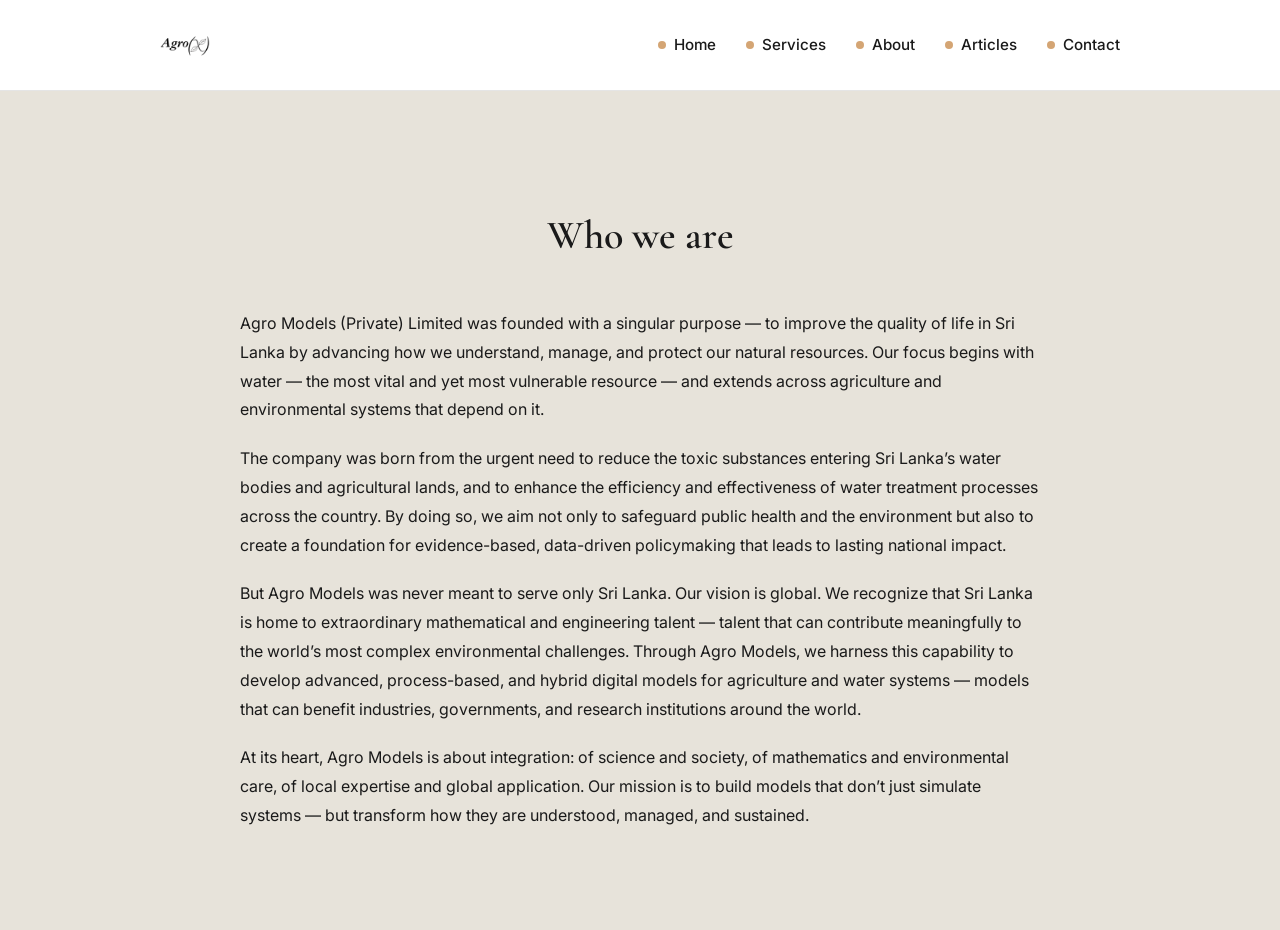
<file: about.html>
<!doctype html>
<html lang="en">
<head>
  <meta charset="utf-8" />
  <meta name="viewport" content="width=device-width, initial-scale=1" />
  <title>About Us | Agro Models (Private) Limited</title>
  <meta name="description" content="Who we are at Agro Models (Private) Limited." />

  <link rel="preconnect" href="https://fonts.googleapis.com">
  <link rel="preconnect" href="https://fonts.gstatic.com" crossorigin>
  <link href="https://fonts.googleapis.com/css2?family=Cormorant+Garamond:wght@300;400;500;600&family=Inter:wght@300;400;500&display=swap" rel="stylesheet">

  <link rel="stylesheet" href="assets/css/styles.css" />
</head>
<body>
  <header class="topbar">
    <div class="topbar__inner">
      <a class="brand" href="index.html#home" aria-label="Agro Models Home">
        <img class="brand__logo" src="assets/logo.png" alt="Agro Models logo">
      </a>

      <button class="navToggle" type="button" aria-expanded="false" aria-controls="siteNav">
        <span class="navToggle__line"></span>
        <span class="navToggle__line"></span>
        <span class="navToggle__line"></span>
        <span class="srOnly">Menu</span>
      </button>

      <nav id="siteNav" class="nav">
        <a class="nav__link" href="index.html#home">
          <span class="nav__dot" aria-hidden="true"></span> Home
        </a>
        <a class="nav__link" href="index.html#services">
          <span class="nav__dot" aria-hidden="true"></span> Services
        </a>
        <a class="nav__link" href="index.html#about">
          <span class="nav__dot" aria-hidden="true"></span> About
        </a>
        <a class="nav__link" href="index.html#articles">
          <span class="nav__dot" aria-hidden="true"></span> Articles
        </a>
        <a class="nav__link" href="index.html#contact">
          <span class="nav__dot" aria-hidden="true"></span> Contact
        </a>
      </nav>
    </div>
  </header>

  <main class="section">
    <h1 class="sectionTitle">Who we are</h1>

    <div class="prose">
      <p>
        Agro Models (Private) Limited was founded with a singular purpose — to improve the quality of life in Sri Lanka by advancing how we understand, manage, and protect our natural resources. Our focus begins with water — the most vital and yet most vulnerable resource — and extends across agriculture and environmental systems that depend on it.
      </p>

      <p>
        The company was born from the urgent need to reduce the toxic substances entering Sri Lanka’s water bodies and agricultural lands, and to enhance the efficiency and effectiveness of water treatment processes across the country. By doing so, we aim not only to safeguard public health and the environment but also to create a foundation for evidence-based, data-driven policymaking that leads to lasting national impact.
      </p>

      <p>
        But Agro Models was never meant to serve only Sri Lanka. Our vision is global. We recognize that Sri Lanka is home to extraordinary mathematical and engineering talent — talent that can contribute meaningfully to the world’s most complex environmental challenges. Through Agro Models, we harness this capability to develop advanced, process-based, and hybrid digital models for agriculture and water systems — models that can benefit industries, governments, and research institutions around the world.
      </p>

      <p>
        At its heart, Agro Models is about integration: of science and society, of mathematics and environmental care, of local expertise and global application. Our mission is to build models that don’t just simulate systems — but transform how they are understood, managed, and sustained.
      </p>
    </div>
  </main>

  <script src="assets/js/main.js"></script>
</body>
</html>
</file>
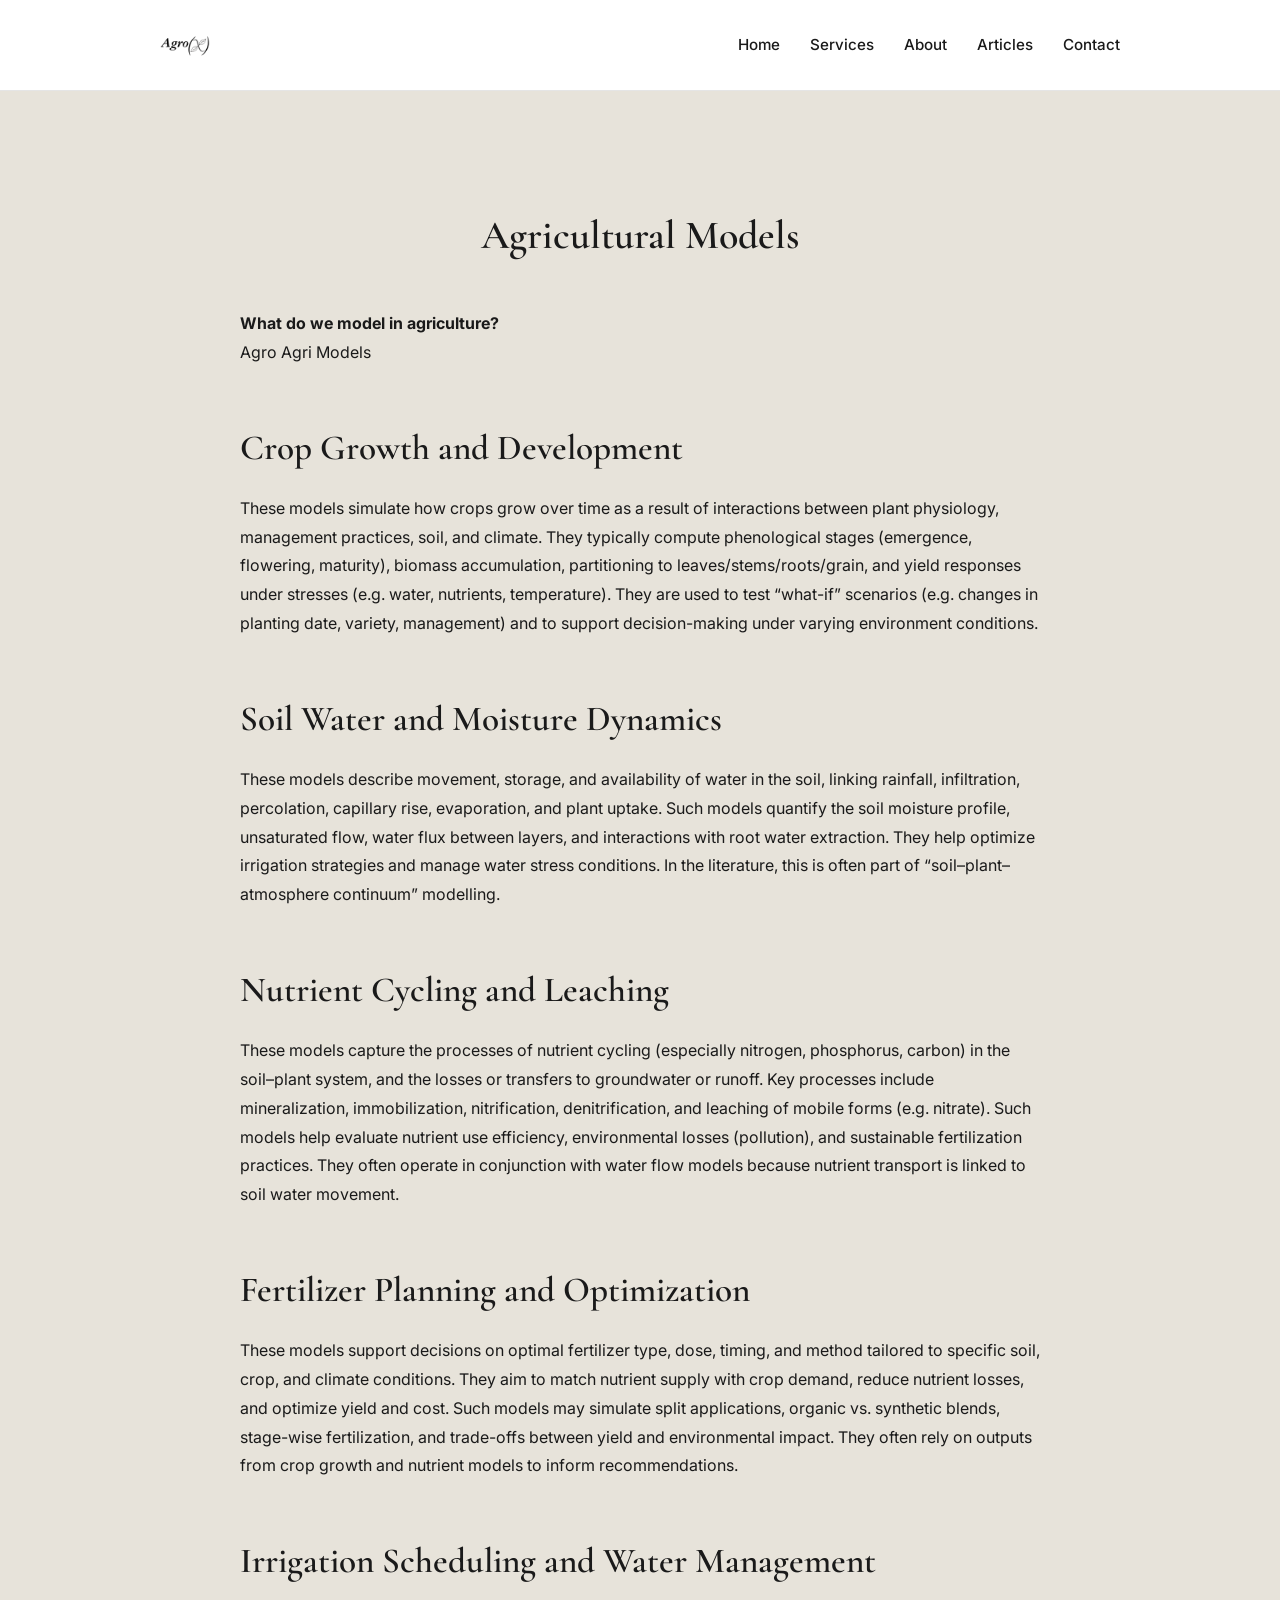
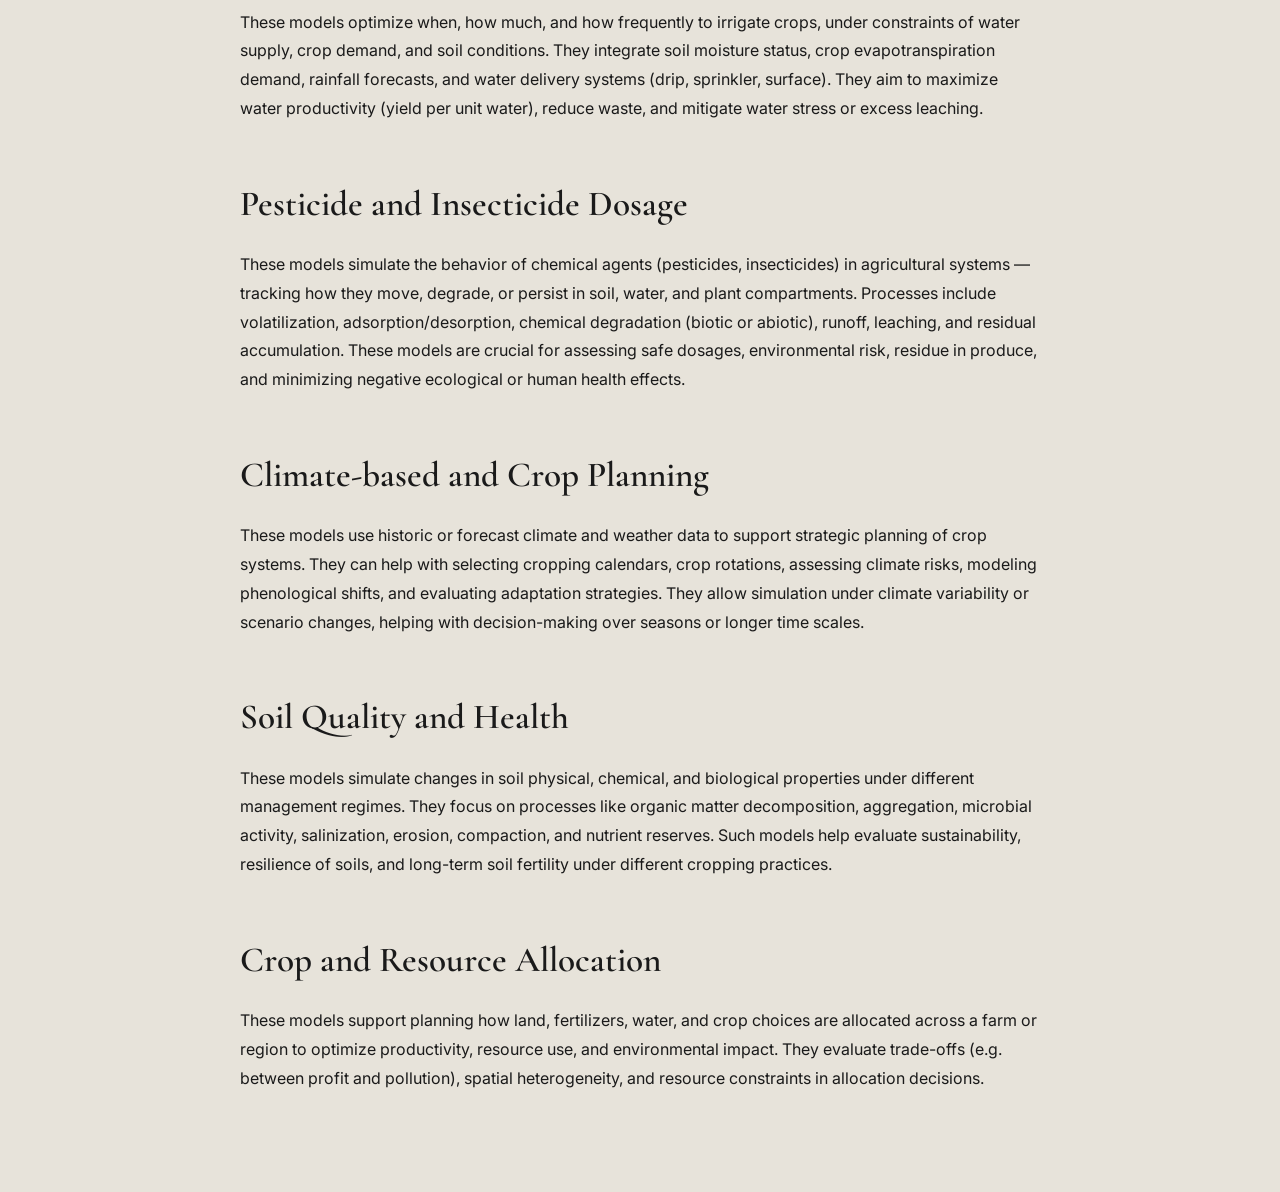
<file: agricultural-models.html>
<!doctype html>
<html lang="en">
<head>
  <meta charset="utf-8" />
  <meta name="viewport" content="width=device-width, initial-scale=1" />
  <title>Agricultural Models | Agro Models (Private) Limited</title>
  <meta name="description" content="Agricultural modeling services by Agro Models (Private) Limited." />

  <link rel="preconnect" href="https://fonts.googleapis.com">
  <link rel="preconnect" href="https://fonts.gstatic.com" crossorigin>
  <link href="https://fonts.googleapis.com/css2?family=Cormorant+Garamond:wght@300;400;500;600&family=Inter:wght@300;400;500&display=swap" rel="stylesheet">

  <link rel="stylesheet" href="assets/css/styles.css" />
</head>
<body>
  <header class="topbar">
    <div class="topbar__inner">
      <a class="brand" href="index.html" aria-label="Agro Models Home">
        <img class="brand__logo" src="assets/logo.png" alt="Agro Models logo">
      </a>

      <nav id="siteNav" class="nav">
        <a class="nav__link" href="index.html">Home</a>
        <a class="nav__link" href="index.html#services">Services</a>
        <a class="nav__link" href="index.html#about">About</a>
        <a class="nav__link" href="index.html#articles">Articles</a>
        <a class="nav__link" href="index.html#contact">Contact</a>
      </nav>
    </div>
  </header>

  <main class="section">
    <h1 class="sectionTitle">Agricultural Models</h1>

    <div class="prose">
      <p><strong>What do we model in agriculture?</strong><br>
      Agro Agri Models</p>

      <h2>Crop Growth and Development</h2>
      <p>These models simulate how crops grow over time as a result of interactions between plant physiology, management practices, soil, and climate. They typically compute phenological stages (emergence, flowering, maturity), biomass accumulation, partitioning to leaves/stems/roots/grain, and yield responses under stresses (e.g. water, nutrients, temperature). They are used to test “what-if” scenarios (e.g. changes in planting date, variety, management) and to support decision-making under varying environment conditions.</p>

      <h2>Soil Water and Moisture Dynamics</h2>
      <p>These models describe movement, storage, and availability of water in the soil, linking rainfall, infiltration, percolation, capillary rise, evaporation, and plant uptake. Such models quantify the soil moisture profile, unsaturated flow, water flux between layers, and interactions with root water extraction. They help optimize irrigation strategies and manage water stress conditions. In the literature, this is often part of “soil–plant–atmosphere continuum” modelling.</p>

      <h2>Nutrient Cycling and Leaching</h2>
      <p>These models capture the processes of nutrient cycling (especially nitrogen, phosphorus, carbon) in the soil–plant system, and the losses or transfers to groundwater or runoff. Key processes include mineralization, immobilization, nitrification, denitrification, and leaching of mobile forms (e.g. nitrate). Such models help evaluate nutrient use efficiency, environmental losses (pollution), and sustainable fertilization practices. They often operate in conjunction with water flow models because nutrient transport is linked to soil water movement.</p>

      <h2>Fertilizer Planning and Optimization</h2>
      <p>These models support decisions on optimal fertilizer type, dose, timing, and method tailored to specific soil, crop, and climate conditions. They aim to match nutrient supply with crop demand, reduce nutrient losses, and optimize yield and cost. Such models may simulate split applications, organic vs. synthetic blends, stage-wise fertilization, and trade-offs between yield and environmental impact. They often rely on outputs from crop growth and nutrient models to inform recommendations.</p>

      <h2>Irrigation Scheduling and Water Management</h2>
      <p>These models optimize when, how much, and how frequently to irrigate crops, under constraints of water supply, crop demand, and soil conditions. They integrate soil moisture status, crop evapotranspiration demand, rainfall forecasts, and water delivery systems (drip, sprinkler, surface). They aim to maximize water productivity (yield per unit water), reduce waste, and mitigate water stress or excess leaching.</p>

      <h2>Pesticide and Insecticide Dosage</h2>
      <p>These models simulate the behavior of chemical agents (pesticides, insecticides) in agricultural systems — tracking how they move, degrade, or persist in soil, water, and plant compartments. Processes include volatilization, adsorption/desorption, chemical degradation (biotic or abiotic), runoff, leaching, and residual accumulation. These models are crucial for assessing safe dosages, environmental risk, residue in produce, and minimizing negative ecological or human health effects.</p>

      <h2>Climate-based and Crop Planning</h2>
      <p>These models use historic or forecast climate and weather data to support strategic planning of crop systems. They can help with selecting cropping calendars, crop rotations, assessing climate risks, modeling phenological shifts, and evaluating adaptation strategies. They allow simulation under climate variability or scenario changes, helping with decision-making over seasons or longer time scales.</p>

      <h2>Soil Quality and Health</h2>
      <p>These models simulate changes in soil physical, chemical, and biological properties under different management regimes. They focus on processes like organic matter decomposition, aggregation, microbial activity, salinization, erosion, compaction, and nutrient reserves. Such models help evaluate sustainability, resilience of soils, and long-term soil fertility under different cropping practices.</p>

      <h2>Crop and Resource Allocation</h2>
      <p>These models support planning how land, fertilizers, water, and crop choices are allocated across a farm or region to optimize productivity, resource use, and environmental impact. They evaluate trade-offs (e.g. between profit and pollution), spatial heterogeneity, and resource constraints in allocation decisions.</p>
    </div>
  </main>
</body>
</html>
</file>
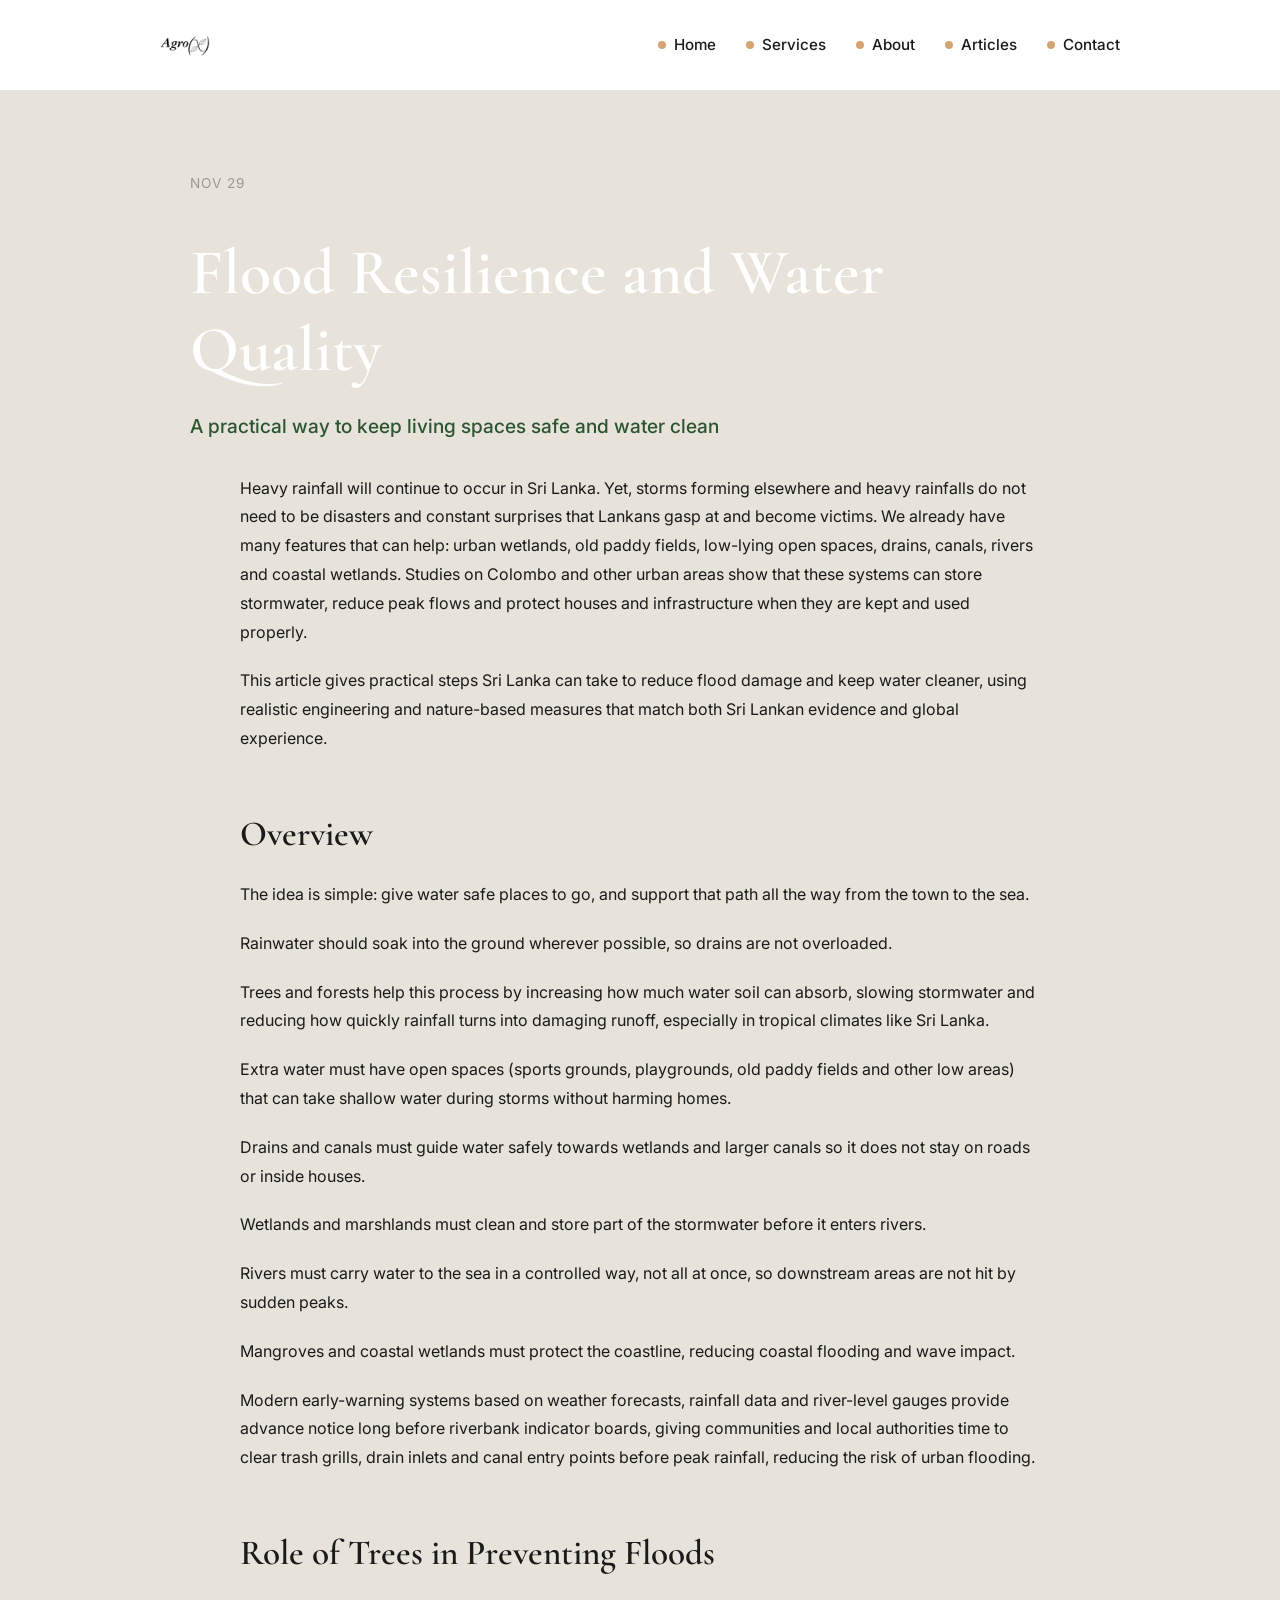
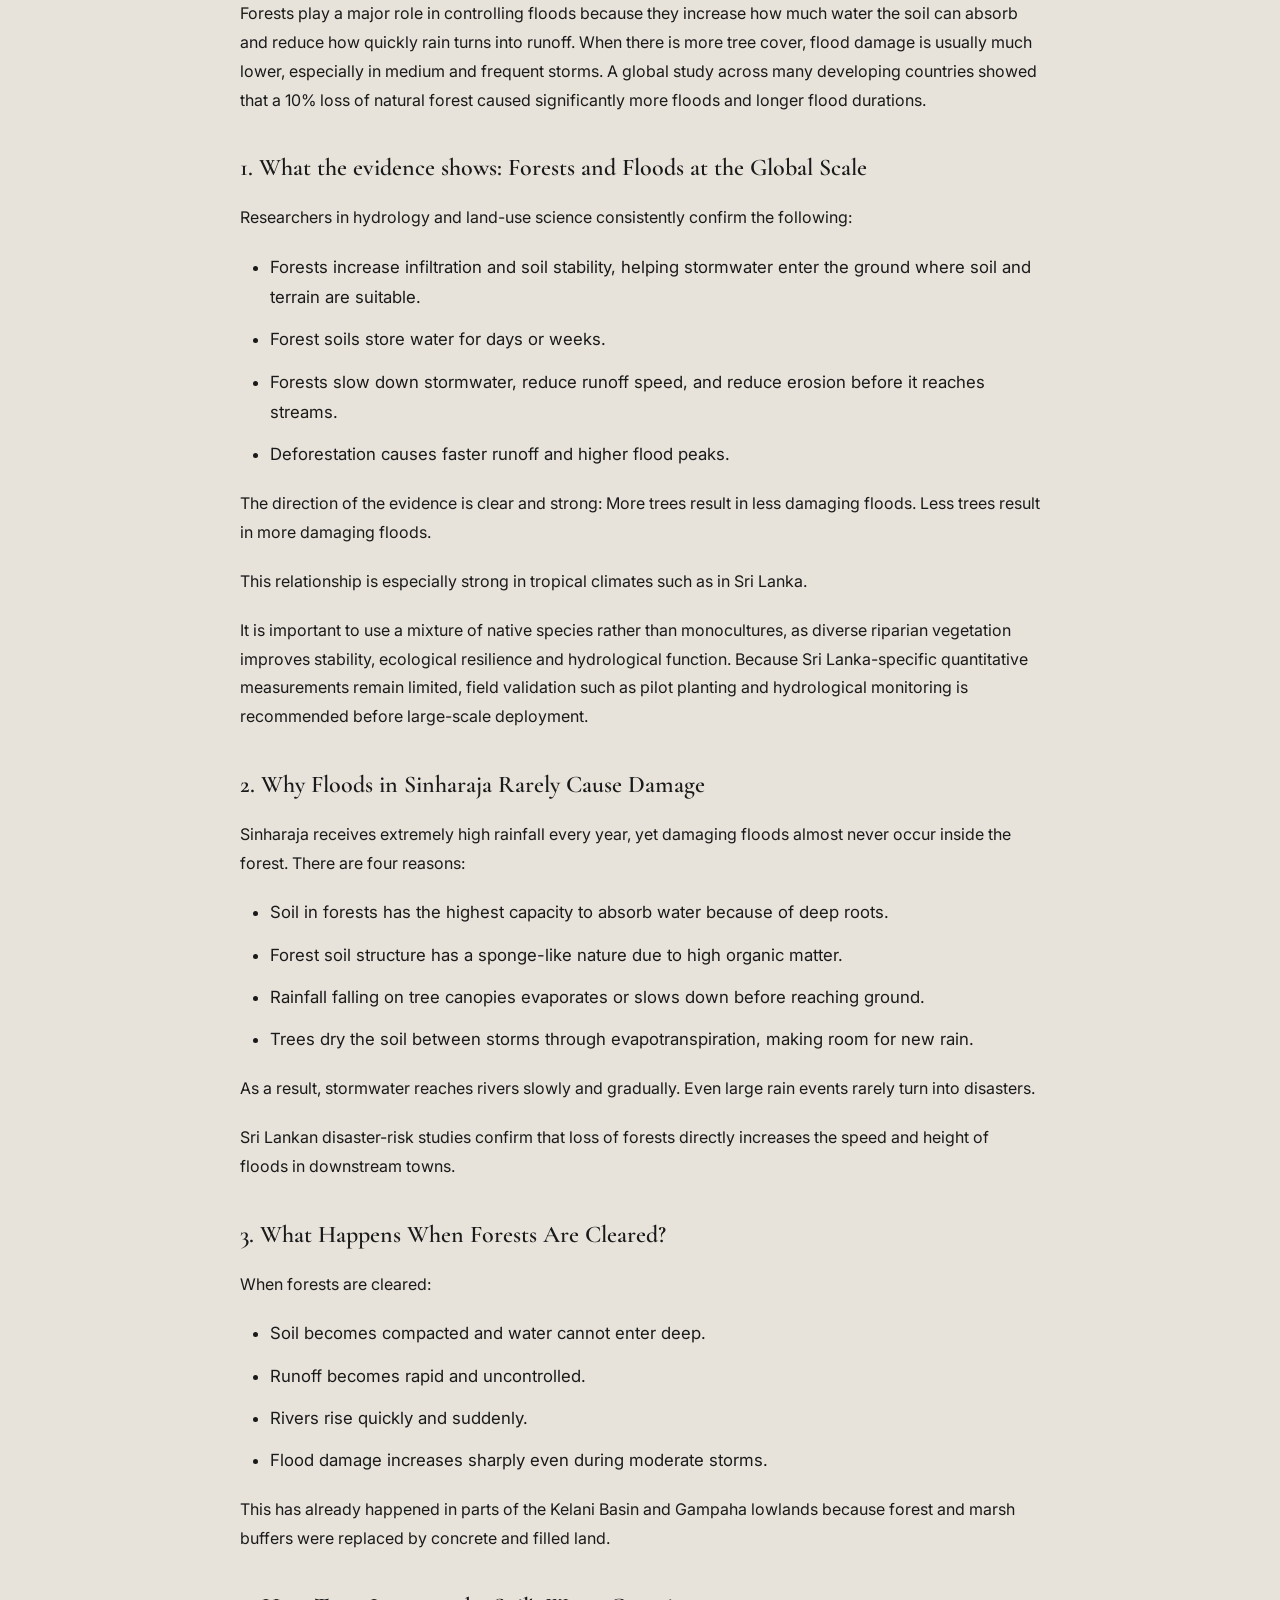
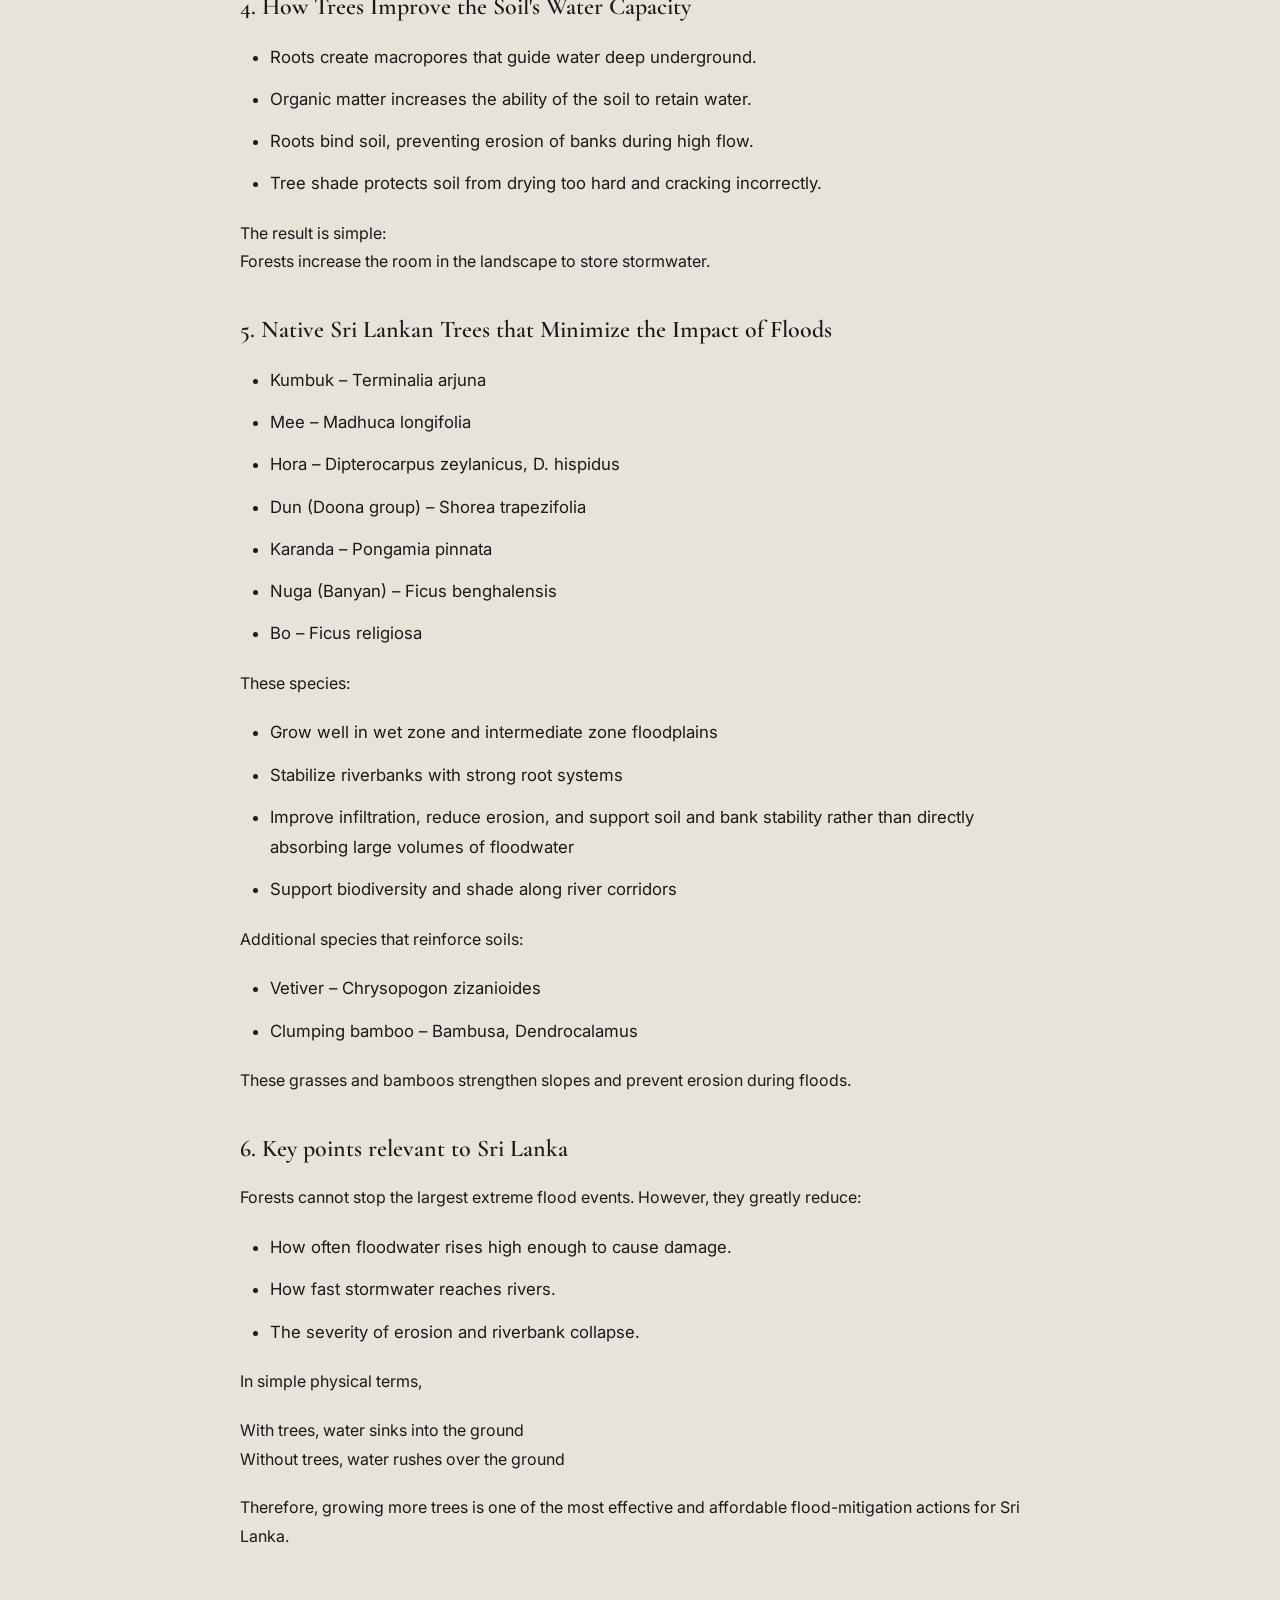
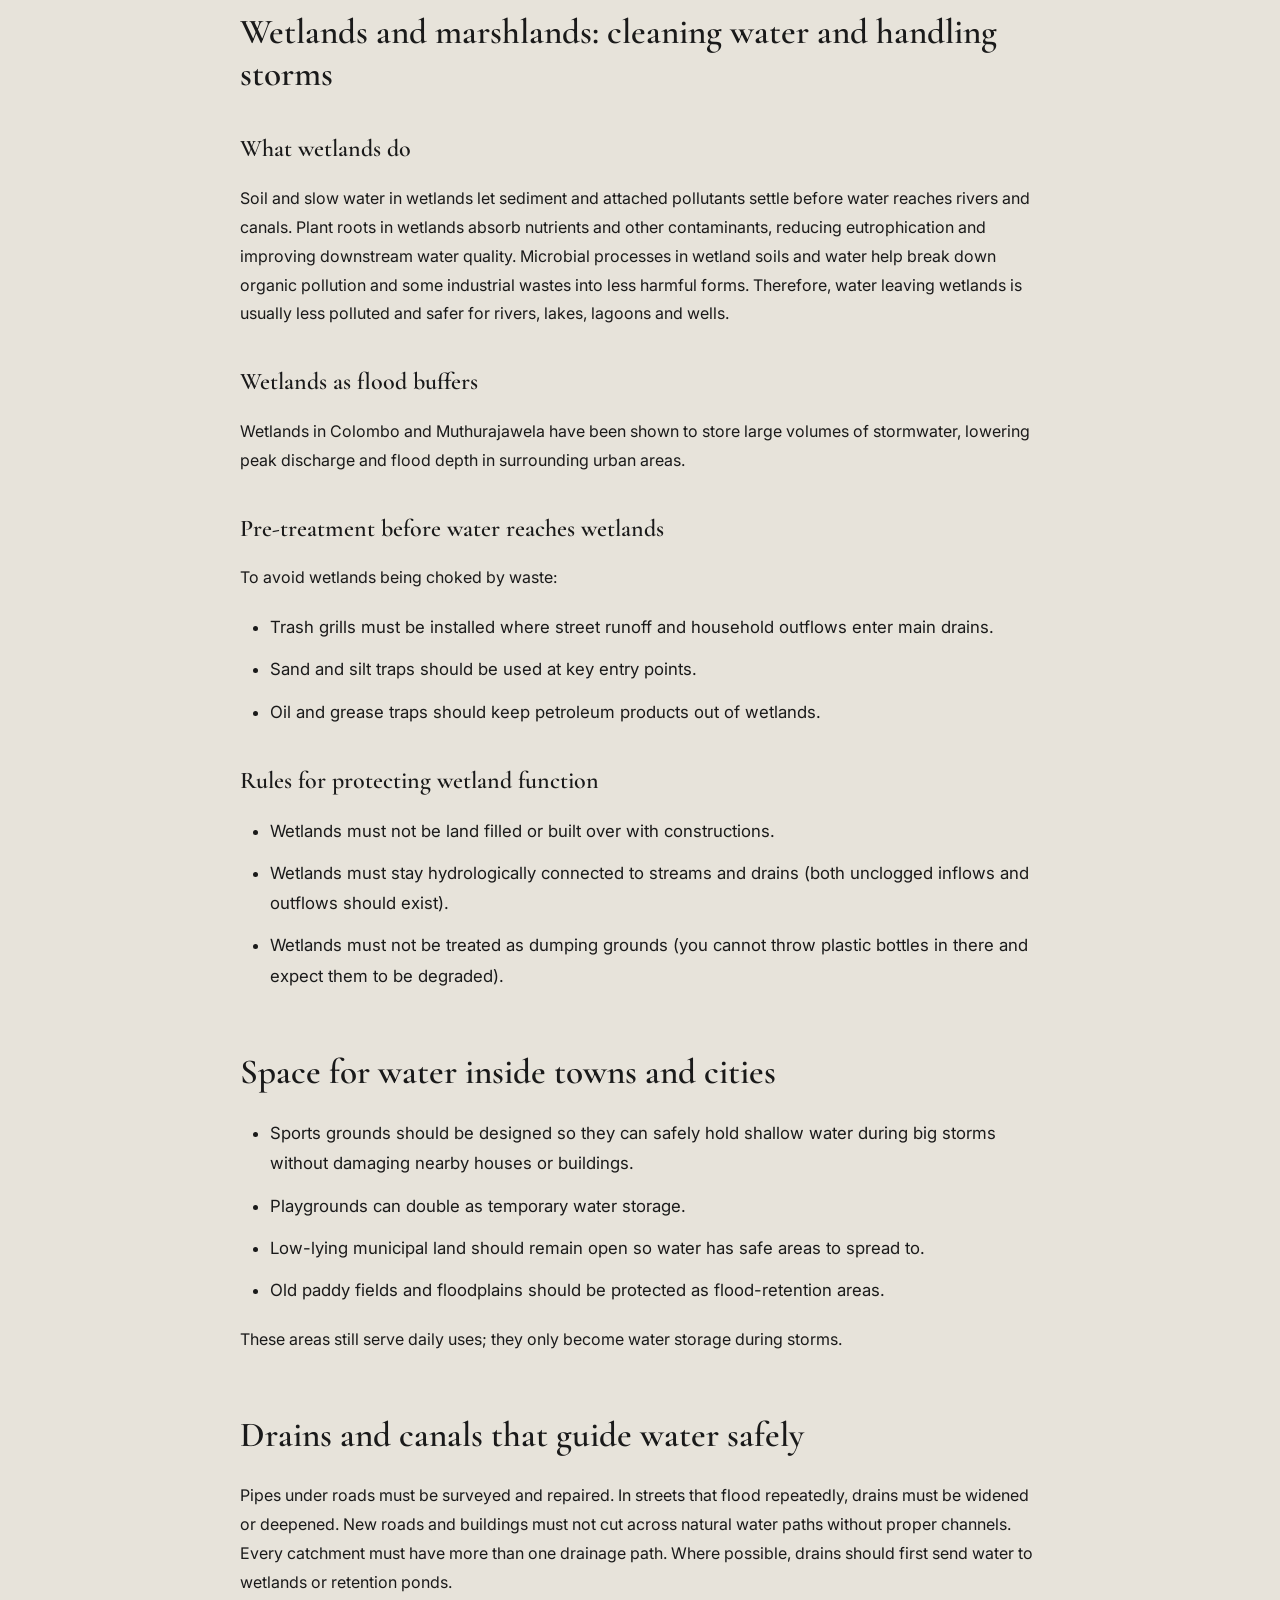
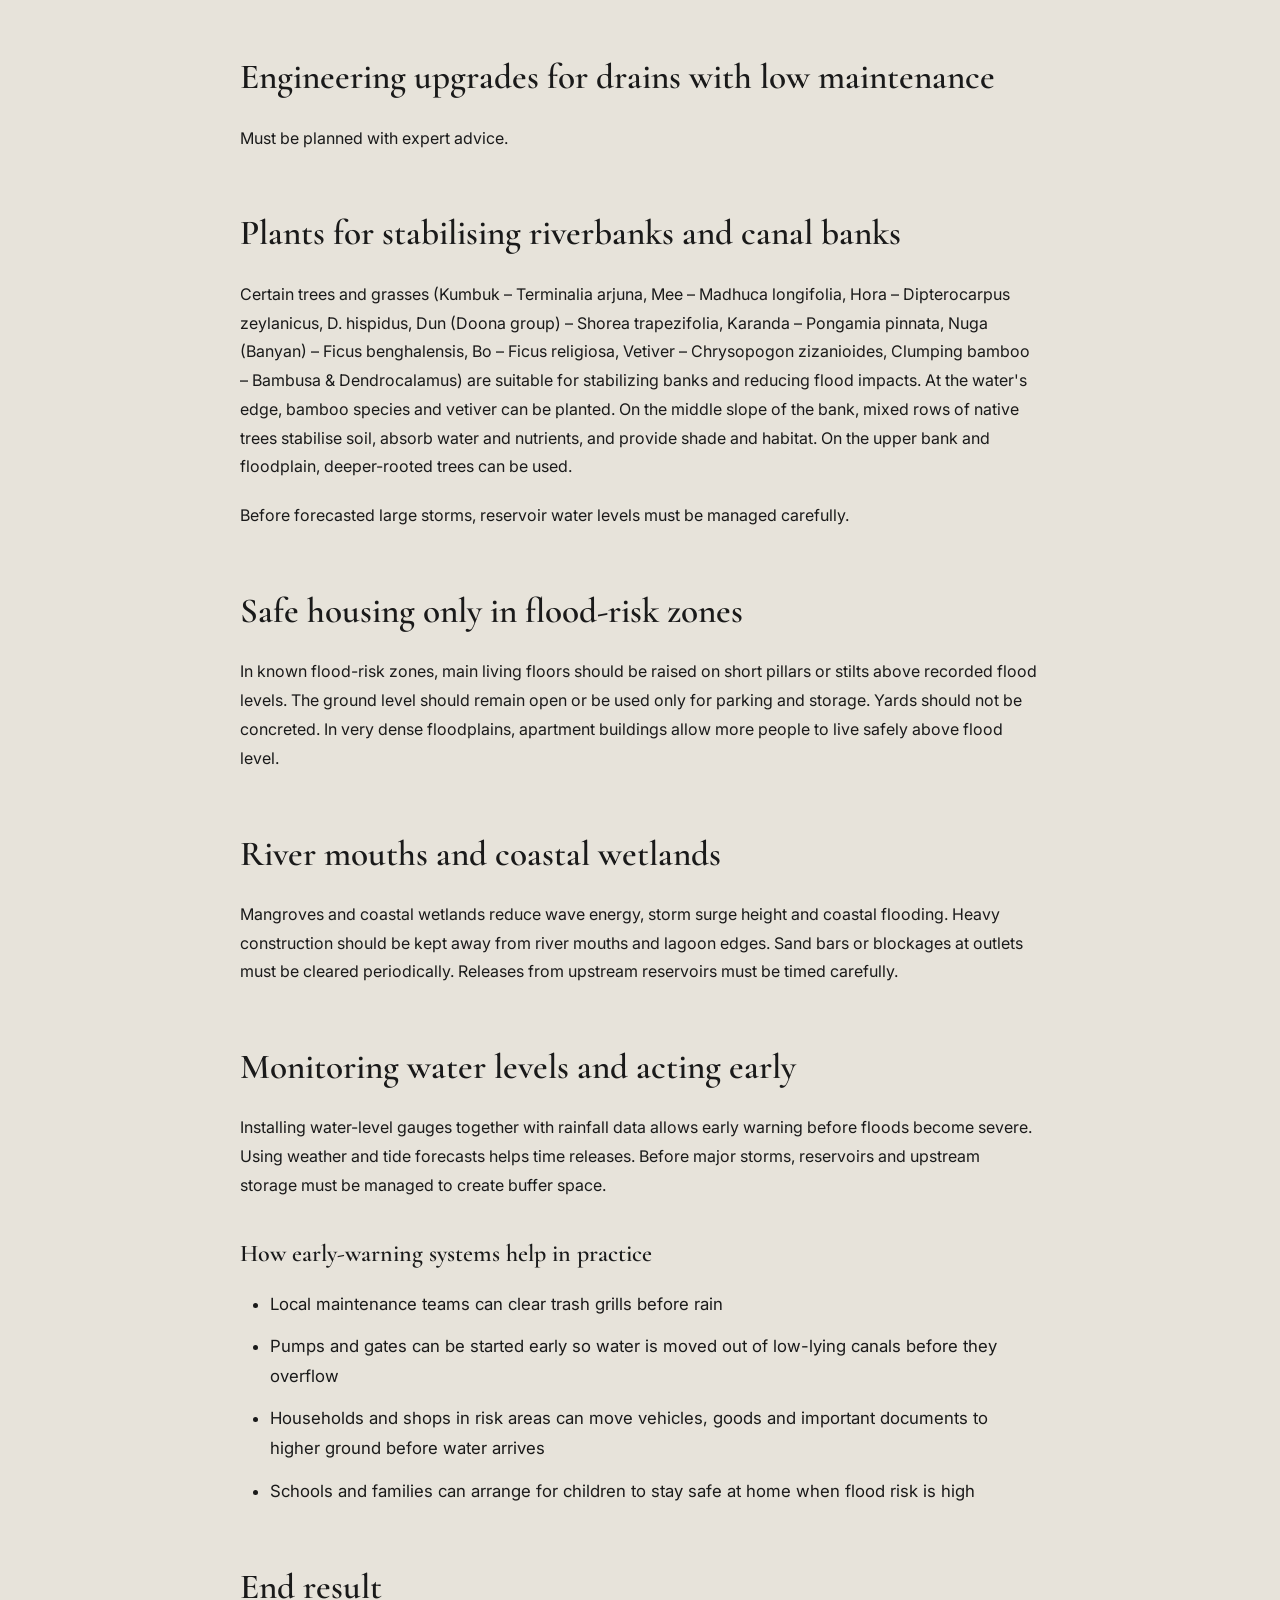
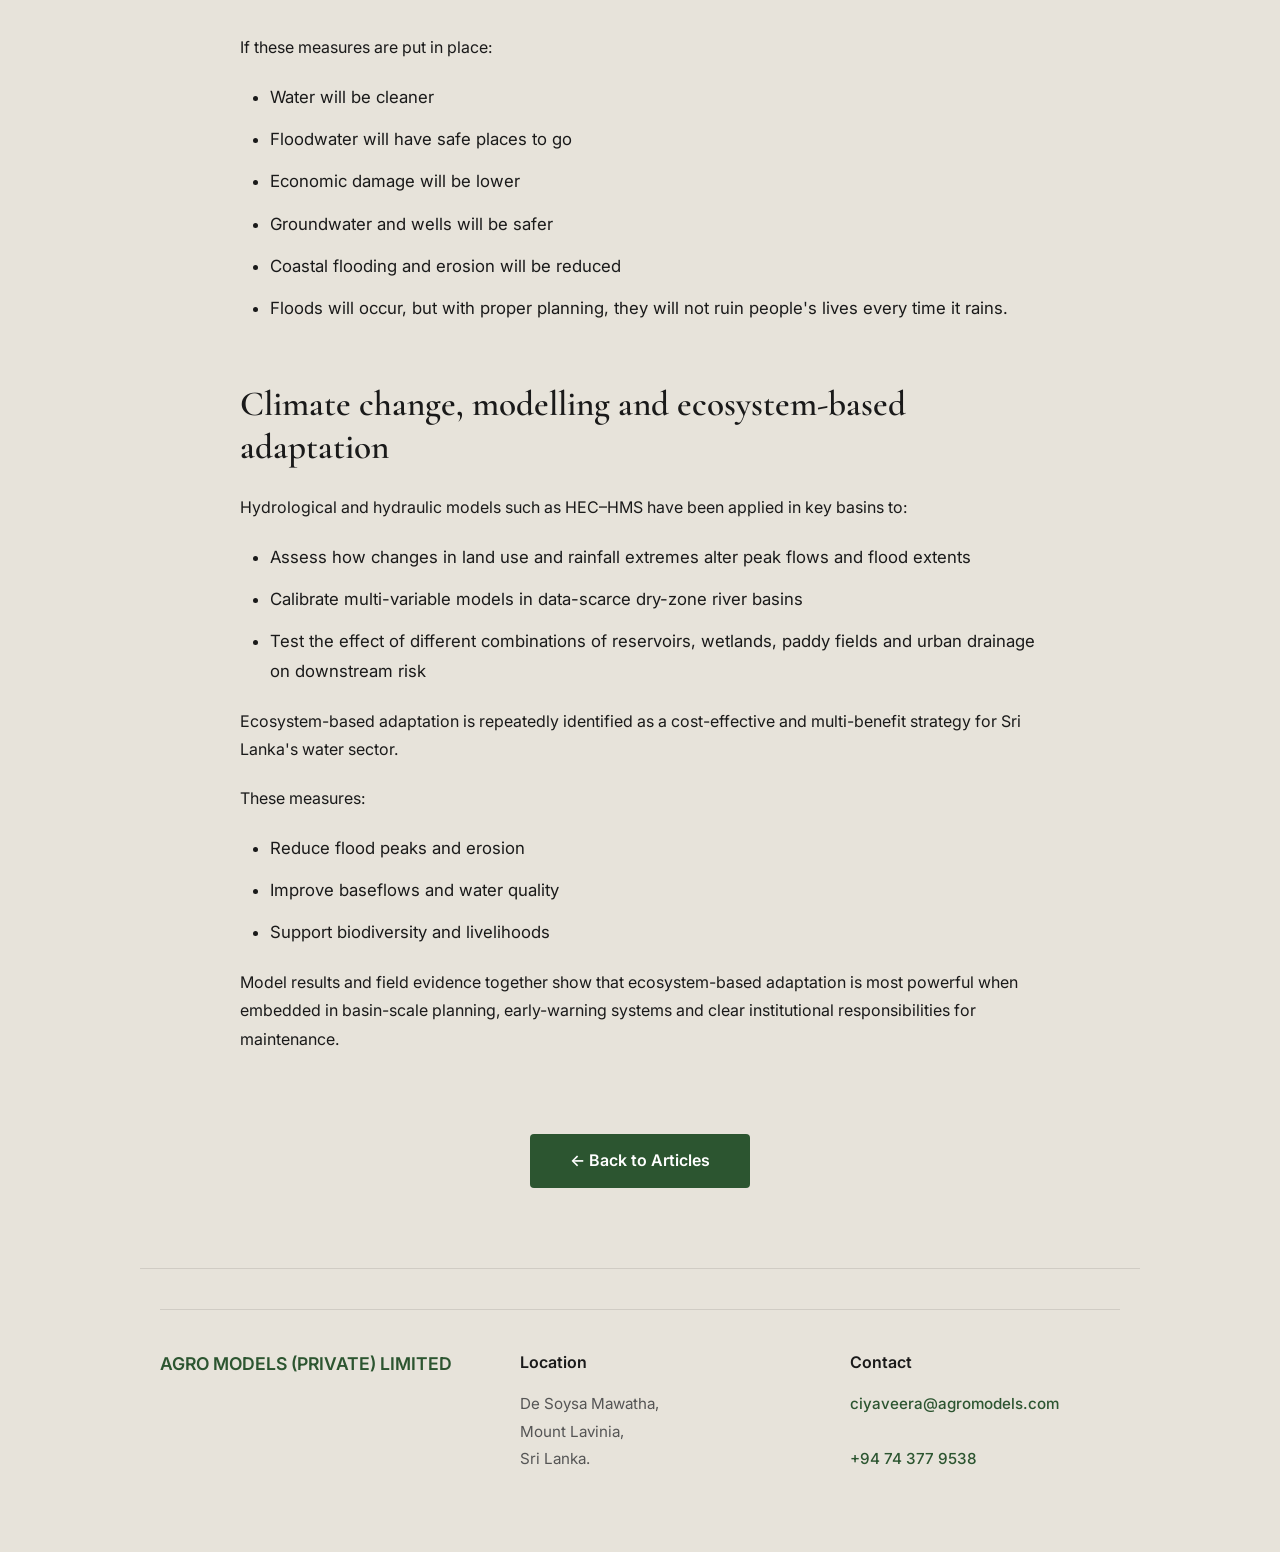
<file: flood-resilience-and-water-quality.html>
<!DOCTYPE html>
<html lang="en">
<head>
  <meta charset="utf-8" />
  <meta name="viewport" content="width=device-width, initial-scale=1.0" />
  <title>Flood Resilience and Water Quality | Agro Models</title>
  <meta name="description" content="A practical way to keep living spaces safe and water clean" />

  <link rel="preconnect" href="https://fonts.googleapis.com">
  <link rel="preconnect" href="https://fonts.gstatic.com" crossorigin>
  <link href="https://fonts.googleapis.com/css2?family=Cormorant+Garamond:wght@300;400;500;600&family=Inter:wght@300;400;500&display=swap" rel="stylesheet">

  <link rel="stylesheet" href="assets/css/styles.css" />
</head>

<body>
  <!-- Top bar -->
  <header class="topbar">
    <div class="topbar__inner">
      <a class="brand" href="index.html" aria-label="Agro Models Home">
        <img class="brand__logo" src="assets/logo.png" alt="Agro Models logo">
      </a>

      <button class="navToggle" type="button" aria-expanded="false" aria-controls="siteNav">
        <span class="navToggle__line"></span>
        <span class="navToggle__line"></span>
        <span class="navToggle__line"></span>
        <span class="srOnly">Menu</span>
      </button>

      <nav id="siteNav" class="nav">
        <a class="nav__link" href="index.html#home">
          <span class="nav__dot" aria-hidden="true"></span> Home
        </a>
        <a class="nav__link" href="index.html#services">
          <span class="nav__dot" aria-hidden="true"></span> Services
        </a>
        <a class="nav__link" href="index.html#about">
          <span class="nav__dot" aria-hidden="true"></span> About
        </a>
        <a class="nav__link" href="index.html#articles">
          <span class="nav__dot" aria-hidden="true"></span> Articles
        </a>
        <a class="nav__link" href="index.html#contact">
          <span class="nav__dot" aria-hidden="true"></span> Contact
        </a>
      </nav>
    </div>
  </header>

  <main>
    <section class="section">
      <article class="article-content">
        <p class="article-date">Nov 29</p>
        <h1 class="heroTitle">Flood Resilience and Water Quality</h1>
        <p class="lead">A practical way to keep living spaces safe and water clean</p>

        <div class="prose">
          <p>Heavy rainfall will continue to occur in Sri Lanka. Yet, storms forming elsewhere and heavy rainfalls do not need to be disasters and constant surprises that Lankans gasp at and become victims. We already have many features that can help: urban wetlands, old paddy fields, low-lying open spaces, drains, canals, rivers and coastal wetlands. Studies on Colombo and other urban areas show that these systems can store stormwater, reduce peak flows and protect houses and infrastructure when they are kept and used properly.</p>

          <p>This article gives practical steps Sri Lanka can take to reduce flood damage and keep water cleaner, using realistic engineering and nature-based measures that match both Sri Lankan evidence and global experience.</p>

          <h2>Overview</h2>

          <p>The idea is simple: give water safe places to go, and support that path all the way from the town to the sea.</p>

          <p>Rainwater should soak into the ground wherever possible, so drains are not overloaded.</p>

          <p>Trees and forests help this process by increasing how much water soil can absorb, slowing stormwater and reducing how quickly rainfall turns into damaging runoff, especially in tropical climates like Sri Lanka.</p>

          <p>Extra water must have open spaces (sports grounds, playgrounds, old paddy fields and other low areas) that can take shallow water during storms without harming homes.</p>

          <p>Drains and canals must guide water safely towards wetlands and larger canals so it does not stay on roads or inside houses.</p>

          <p>Wetlands and marshlands must clean and store part of the stormwater before it enters rivers.</p>

          <p>Rivers must carry water to the sea in a controlled way, not all at once, so downstream areas are not hit by sudden peaks.</p>

          <p>Mangroves and coastal wetlands must protect the coastline, reducing coastal flooding and wave impact.</p>

          <p>Modern early-warning systems based on weather forecasts, rainfall data and river-level gauges provide advance notice long before riverbank indicator boards, giving communities and local authorities time to clear trash grills, drain inlets and canal entry points before peak rainfall, reducing the risk of urban flooding.</p>

          <h2>Role of Trees in Preventing Floods</h2>

          <p>Forests play a major role in controlling floods because they increase how much water the soil can absorb and reduce how quickly rain turns into runoff. When there is more tree cover, flood damage is usually much lower, especially in medium and frequent storms. A global study across many developing countries showed that a 10% loss of natural forest caused significantly more floods and longer flood durations.</p>

          <h3>1. What the evidence shows: Forests and Floods at the Global Scale</h3>

          <p>Researchers in hydrology and land-use science consistently confirm the following:</p>

          <ul>
            <li>Forests increase infiltration and soil stability, helping stormwater enter the ground where soil and terrain are suitable.</li>
            <li>Forest soils store water for days or weeks.</li>
            <li>Forests slow down stormwater, reduce runoff speed, and reduce erosion before it reaches streams.</li>
            <li>Deforestation causes faster runoff and higher flood peaks.</li>
          </ul>

          <p>The direction of the evidence is clear and strong: More trees result in less damaging floods. Less trees result in more damaging floods.</p>

          <p>This relationship is especially strong in tropical climates such as in Sri Lanka.</p>

          <p>It is important to use a mixture of native species rather than monocultures, as diverse riparian vegetation improves stability, ecological resilience and hydrological function. Because Sri Lanka-specific quantitative measurements remain limited, field validation such as pilot planting and hydrological monitoring is recommended before large-scale deployment.</p>

          <h3>2. Why Floods in Sinharaja Rarely Cause Damage</h3>

          <p>Sinharaja receives extremely high rainfall every year, yet damaging floods almost never occur inside the forest. There are four reasons:</p>

          <ul>
            <li>Soil in forests has the highest capacity to absorb water because of deep roots.</li>
            <li>Forest soil structure has a sponge-like nature due to high organic matter.</li>
            <li>Rainfall falling on tree canopies evaporates or slows down before reaching ground.</li>
            <li>Trees dry the soil between storms through evapotranspiration, making room for new rain.</li>
          </ul>

          <p>As a result, stormwater reaches rivers slowly and gradually. Even large rain events rarely turn into disasters.</p>

          <p>Sri Lankan disaster-risk studies confirm that loss of forests directly increases the speed and height of floods in downstream towns.</p>

          <h3>3. What Happens When Forests Are Cleared?</h3>

          <p>When forests are cleared:</p>

          <ul>
            <li>Soil becomes compacted and water cannot enter deep.</li>
            <li>Runoff becomes rapid and uncontrolled.</li>
            <li>Rivers rise quickly and suddenly.</li>
            <li>Flood damage increases sharply even during moderate storms.</li>
          </ul>

          <p>This has already happened in parts of the Kelani Basin and Gampaha lowlands because forest and marsh buffers were replaced by concrete and filled land.</p>

          <h3>4. How Trees Improve the Soil's Water Capacity</h3>

          <ul>
            <li>Roots create macropores that guide water deep underground.</li>
            <li>Organic matter increases the ability of the soil to retain water.</li>
            <li>Roots bind soil, preventing erosion of banks during high flow.</li>
            <li>Tree shade protects soil from drying too hard and cracking incorrectly.</li>
          </ul>

          <p>The result is simple:<br>
          Forests increase the room in the landscape to store stormwater.</p>

          <h3>5. Native Sri Lankan Trees that Minimize the Impact of Floods</h3>

          <ul>
            <li>Kumbuk – Terminalia arjuna</li>
            <li>Mee – Madhuca longifolia</li>
            <li>Hora – Dipterocarpus zeylanicus, D. hispidus</li>
            <li>Dun (Doona group) – Shorea trapezifolia</li>
            <li>Karanda – Pongamia pinnata</li>
            <li>Nuga (Banyan) – Ficus benghalensis</li>
            <li>Bo – Ficus religiosa</li>
          </ul>

          <p>These species:</p>

          <ul>
            <li>Grow well in wet zone and intermediate zone floodplains</li>
            <li>Stabilize riverbanks with strong root systems</li>
            <li>Improve infiltration, reduce erosion, and support soil and bank stability rather than directly absorbing large volumes of floodwater</li>
            <li>Support biodiversity and shade along river corridors</li>
          </ul>

          <p>Additional species that reinforce soils:</p>

          <ul>
            <li>Vetiver – Chrysopogon zizanioides</li>
            <li>Clumping bamboo – Bambusa, Dendrocalamus</li>
          </ul>

          <p>These grasses and bamboos strengthen slopes and prevent erosion during floods.</p>

          <h3>6. Key points relevant to Sri Lanka</h3>

          <p>Forests cannot stop the largest extreme flood events. However, they greatly reduce:</p>

          <ul>
            <li>How often floodwater rises high enough to cause damage.</li>
            <li>How fast stormwater reaches rivers.</li>
            <li>The severity of erosion and riverbank collapse.</li>
          </ul>

          <p>In simple physical terms,</p>

          <p>With trees, water sinks into the ground<br>
          Without trees, water rushes over the ground</p>

          <p>Therefore, growing more trees is one of the most effective and affordable flood-mitigation actions for Sri Lanka.</p>

          <h2>Wetlands and marshlands: cleaning water and handling storms</h2>

          <h3>What wetlands do</h3>

          <p>Soil and slow water in wetlands let sediment and attached pollutants settle before water reaches rivers and canals. Plant roots in wetlands absorb nutrients and other contaminants, reducing eutrophication and improving downstream water quality. Microbial processes in wetland soils and water help break down organic pollution and some industrial wastes into less harmful forms. Therefore, water leaving wetlands is usually less polluted and safer for rivers, lakes, lagoons and wells.</p>

          <h3>Wetlands as flood buffers</h3>

          <p>Wetlands in Colombo and Muthurajawela have been shown to store large volumes of stormwater, lowering peak discharge and flood depth in surrounding urban areas.</p>

          <h3>Pre-treatment before water reaches wetlands</h3>

          <p>To avoid wetlands being choked by waste:</p>

          <ul>
            <li>Trash grills must be installed where street runoff and household outflows enter main drains.</li>
            <li>Sand and silt traps should be used at key entry points.</li>
            <li>Oil and grease traps should keep petroleum products out of wetlands.</li>
          </ul>

          <h3>Rules for protecting wetland function</h3>

          <ul>
            <li>Wetlands must not be land filled or built over with constructions.</li>
            <li>Wetlands must stay hydrologically connected to streams and drains (both unclogged inflows and outflows should exist).</li>
            <li>Wetlands must not be treated as dumping grounds (you cannot throw plastic bottles in there and expect them to be degraded).</li>
          </ul>

          <h2>Space for water inside towns and cities</h2>

          <ul>
            <li>Sports grounds should be designed so they can safely hold shallow water during big storms without damaging nearby houses or buildings.</li>
            <li>Playgrounds can double as temporary water storage.</li>
            <li>Low-lying municipal land should remain open so water has safe areas to spread to.</li>
            <li>Old paddy fields and floodplains should be protected as flood-retention areas.</li>
          </ul>

          <p>These areas still serve daily uses; they only become water storage during storms.</p>

          <h2>Drains and canals that guide water safely</h2>

          <p>Pipes under roads must be surveyed and repaired. In streets that flood repeatedly, drains must be widened or deepened. New roads and buildings must not cut across natural water paths without proper channels. Every catchment must have more than one drainage path. Where possible, drains should first send water to wetlands or retention ponds.</p>

          <h2>Engineering upgrades for drains with low maintenance</h2>

          <p>Must be planned with expert advice.</p>

          <h2>Plants for stabilising riverbanks and canal banks</h2>

          <p>Certain trees and grasses (Kumbuk – Terminalia arjuna, Mee – Madhuca longifolia, Hora – Dipterocarpus zeylanicus, D. hispidus, Dun (Doona group) – Shorea trapezifolia, Karanda – Pongamia pinnata, Nuga (Banyan) – Ficus benghalensis, Bo – Ficus religiosa, Vetiver – Chrysopogon zizanioides, Clumping bamboo – Bambusa & Dendrocalamus) are suitable for stabilizing banks and reducing flood impacts. At the water's edge, bamboo species and vetiver can be planted. On the middle slope of the bank, mixed rows of native trees stabilise soil, absorb water and nutrients, and provide shade and habitat. On the upper bank and floodplain, deeper-rooted trees can be used.</p>

          <p>Before forecasted large storms, reservoir water levels must be managed carefully.</p>

          <h2>Safe housing only in flood-risk zones</h2>

          <p>In known flood-risk zones, main living floors should be raised on short pillars or stilts above recorded flood levels. The ground level should remain open or be used only for parking and storage. Yards should not be concreted. In very dense floodplains, apartment buildings allow more people to live safely above flood level.</p>

          <h2>River mouths and coastal wetlands</h2>

          <p>Mangroves and coastal wetlands reduce wave energy, storm surge height and coastal flooding. Heavy construction should be kept away from river mouths and lagoon edges. Sand bars or blockages at outlets must be cleared periodically. Releases from upstream reservoirs must be timed carefully.</p>

          <h2>Monitoring water levels and acting early</h2>

          <p>Installing water-level gauges together with rainfall data allows early warning before floods become severe. Using weather and tide forecasts helps time releases. Before major storms, reservoirs and upstream storage must be managed to create buffer space.</p>

          <h3>How early-warning systems help in practice</h3>

          <ul>
            <li>Local maintenance teams can clear trash grills before rain</li>
            <li>Pumps and gates can be started early so water is moved out of low-lying canals before they overflow</li>
            <li>Households and shops in risk areas can move vehicles, goods and important documents to higher ground before water arrives</li>
            <li>Schools and families can arrange for children to stay safe at home when flood risk is high</li>
          </ul>

          <h2>End result</h2>

          <p>If these measures are put in place:</p>

          <ul>
            <li>Water will be cleaner</li>
            <li>Floodwater will have safe places to go</li>
            <li>Economic damage will be lower</li>
            <li>Groundwater and wells will be safer</li>
            <li>Coastal flooding and erosion will be reduced</li>
            <li>Floods will occur, but with proper planning, they will not ruin people's lives every time it rains.</li>
          </ul>

          <h2>Climate change, modelling and ecosystem-based adaptation</h2>

          <p>Hydrological and hydraulic models such as HEC–HMS have been applied in key basins to:</p>

          <ul>
            <li>Assess how changes in land use and rainfall extremes alter peak flows and flood extents</li>
            <li>Calibrate multi-variable models in data-scarce dry-zone river basins</li>
            <li>Test the effect of different combinations of reservoirs, wetlands, paddy fields and urban drainage on downstream risk</li>
          </ul>

          <p>Ecosystem-based adaptation is repeatedly identified as a cost-effective and multi-benefit strategy for Sri Lanka's water sector.</p>

          <p>These measures:</p>

          <ul>
            <li>Reduce flood peaks and erosion</li>
            <li>Improve baseflows and water quality</li>
            <li>Support biodiversity and livelihoods</li>
          </ul>

          <p>Model results and field evidence together show that ecosystem-based adaptation is most powerful when embedded in basin-scale planning, early-warning systems and clear institutional responsibilities for maintenance.</p>
        </div>

        <div style="text-align: center; margin-top: 80px;">
          <a class="btn" href="index.html#articles">← Back to Articles</a>
        </div>
      </article>
    </section>
  </main>

  <!-- Footer -->
  <footer class="section section--tightTop" style="border-top: 1px solid rgba(0,0,0,0.1);">
    <div class="footer">
      <div class="footer__left">
        <div class="footer__brand">AGRO MODELS (PRIVATE) LIMITED</div>
      </div>

      <div class="footer__right">
        <div class="footerCol">
          <div class="footerCol__title">Location</div>
          <div class="footerCol__text">
            De Soysa Mawatha,<br>
            Mount Lavinia,<br>
            Sri Lanka.
          </div>
        </div>

        <div class="footerCol">
          <div class="footerCol__title">Contact</div>
          <div class="footerCol__text">
            <a href="mailto:ciyaveera@agromodels.com">ciyaveera@agromodels.com</a><br>
            <a href="tel:+94743779538">+94 74 377 9538</a>
          </div>
        </div>
      </div>
    </div>
  </footer>

  <script src="assets/js/main.js"></script>
</body>
</html>
</file>
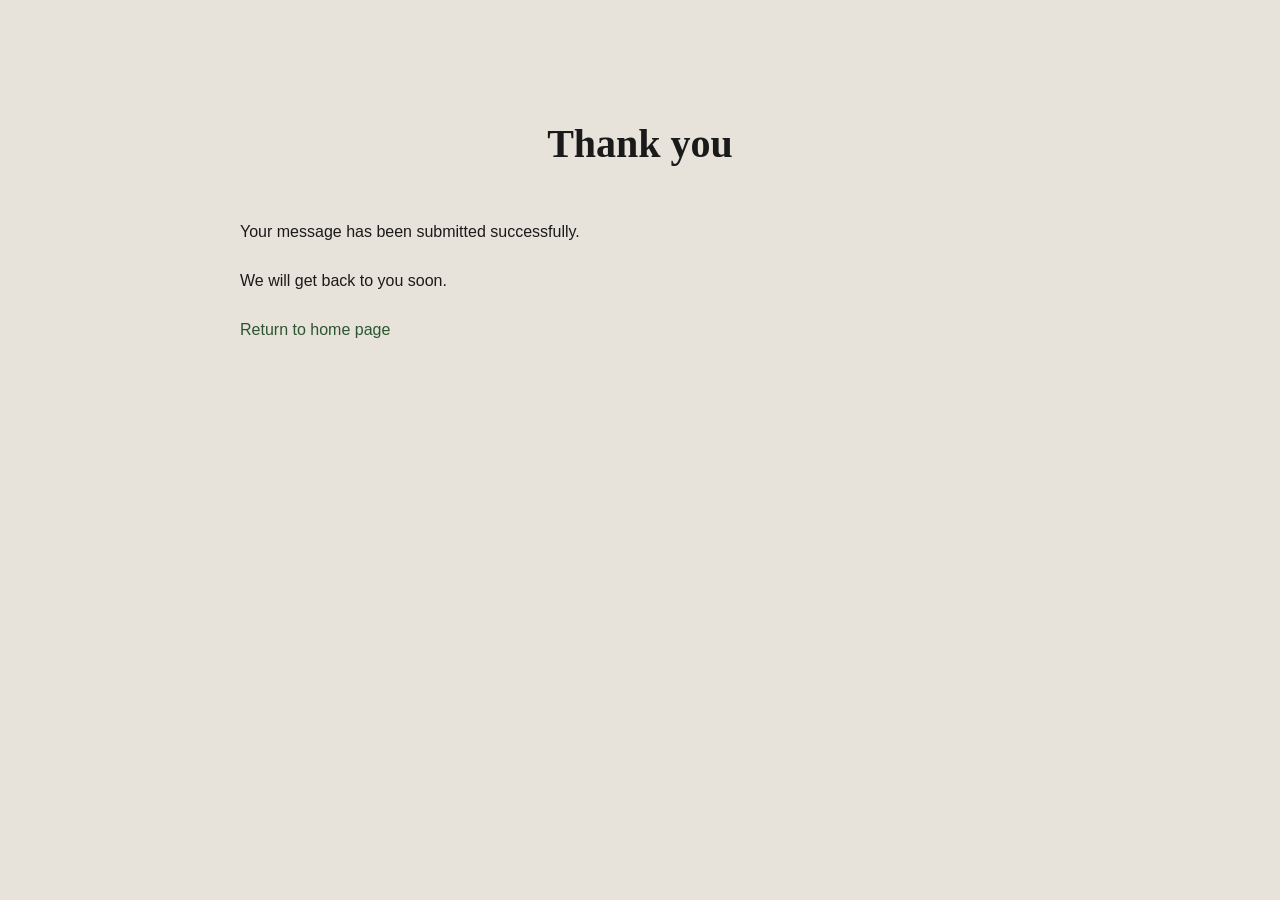
<file: thank-you.html>
<!doctype html>
<html lang="en">
<head>
  <meta charset="utf-8" />
  <meta name="viewport" content="width=device-width, initial-scale=1" />
  <title>Thank You | Agro Models (Private) Limited</title>
  <link rel="stylesheet" href="assets/css/styles.css" />
</head>
<body>
  <main class="section">
    <h1 class="sectionTitle">Thank you</h1>
    <div class="prose">
      <p>Your message has been submitted successfully.</p>
      <p>We will get back to you soon.</p>
      <p><a href="index.html">Return to home page</a></p>
    </div>
  </main>
</body>
</html>
</file>
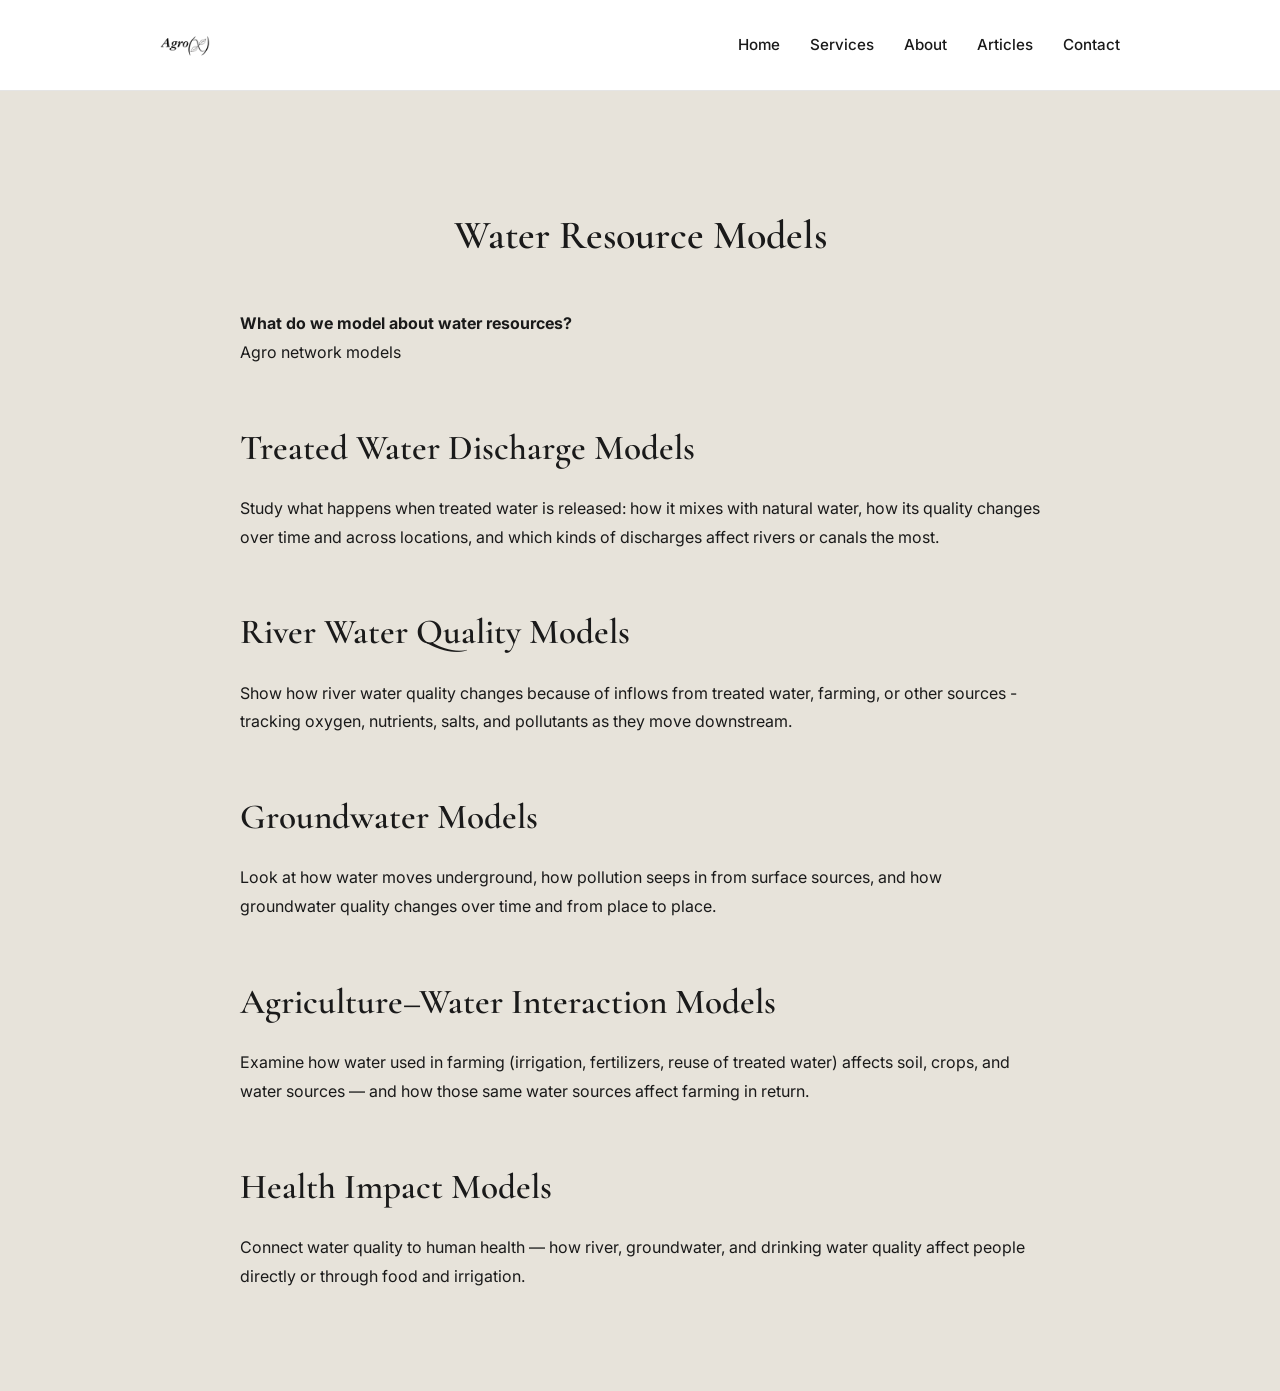
<file: water-resource-models.html>
<!doctype html>
<html lang="en">
<head>
  <meta charset="utf-8" />
  <meta name="viewport" content="width=device-width, initial-scale=1" />
  <title>Water Resource Models | Agro Models (Private) Limited</title>
  <meta name="description" content="Water resource modeling services by Agro Models (Private) Limited." />

  <link rel="preconnect" href="https://fonts.googleapis.com">
  <link rel="preconnect" href="https://fonts.gstatic.com" crossorigin>
  <link href="https://fonts.googleapis.com/css2?family=Cormorant+Garamond:wght@300;400;500;600&family=Inter:wght@300;400;500&display=swap" rel="stylesheet">

  <link rel="stylesheet" href="assets/css/styles.css" />
</head>
<body>
  <header class="topbar">
    <div class="topbar__inner">
      <a class="brand" href="index.html" aria-label="Agro Models Home">
        <img class="brand__logo" src="assets/logo.png" alt="Agro Models logo">
      </a>

      <nav id="siteNav" class="nav">
        <a class="nav__link" href="index.html">Home</a>
        <a class="nav__link" href="index.html#services">Services</a>
        <a class="nav__link" href="index.html#about">About</a>
        <a class="nav__link" href="index.html#articles">Articles</a>
        <a class="nav__link" href="index.html#contact">Contact</a>
      </nav>
    </div>
  </header>

  <main class="section">
    <h1 class="sectionTitle">Water Resource Models</h1>

    <div class="prose">
      <p><strong>What do we model about water resources?</strong><br>
      Agro network models</p>

      <h2>Treated Water Discharge Models</h2>
      <p>Study what happens when treated water is released: how it mixes with natural water, how its quality changes over time and across locations, and which kinds of discharges affect rivers or canals the most.</p>

      <h2>River Water Quality Models</h2>
      <p>Show how river water quality changes because of inflows from treated water, farming, or other sources - tracking oxygen, nutrients, salts, and pollutants as they move downstream.</p>

      <h2>Groundwater Models</h2>
      <p>Look at how water moves underground, how pollution seeps in from surface sources, and how groundwater quality changes over time and from place to place.</p>

      <h2>Agriculture–Water Interaction Models</h2>
      <p>Examine how water used in farming (irrigation, fertilizers, reuse of treated water) affects soil, crops, and water sources — and how those same water sources affect farming in return.</p>

      <h2>Health Impact Models</h2>
      <p>Connect water quality to human health — how river, groundwater, and drinking water quality affect people directly or through food and irrigation.</p>
    </div>
  </main>
</body>
</html>
</file>
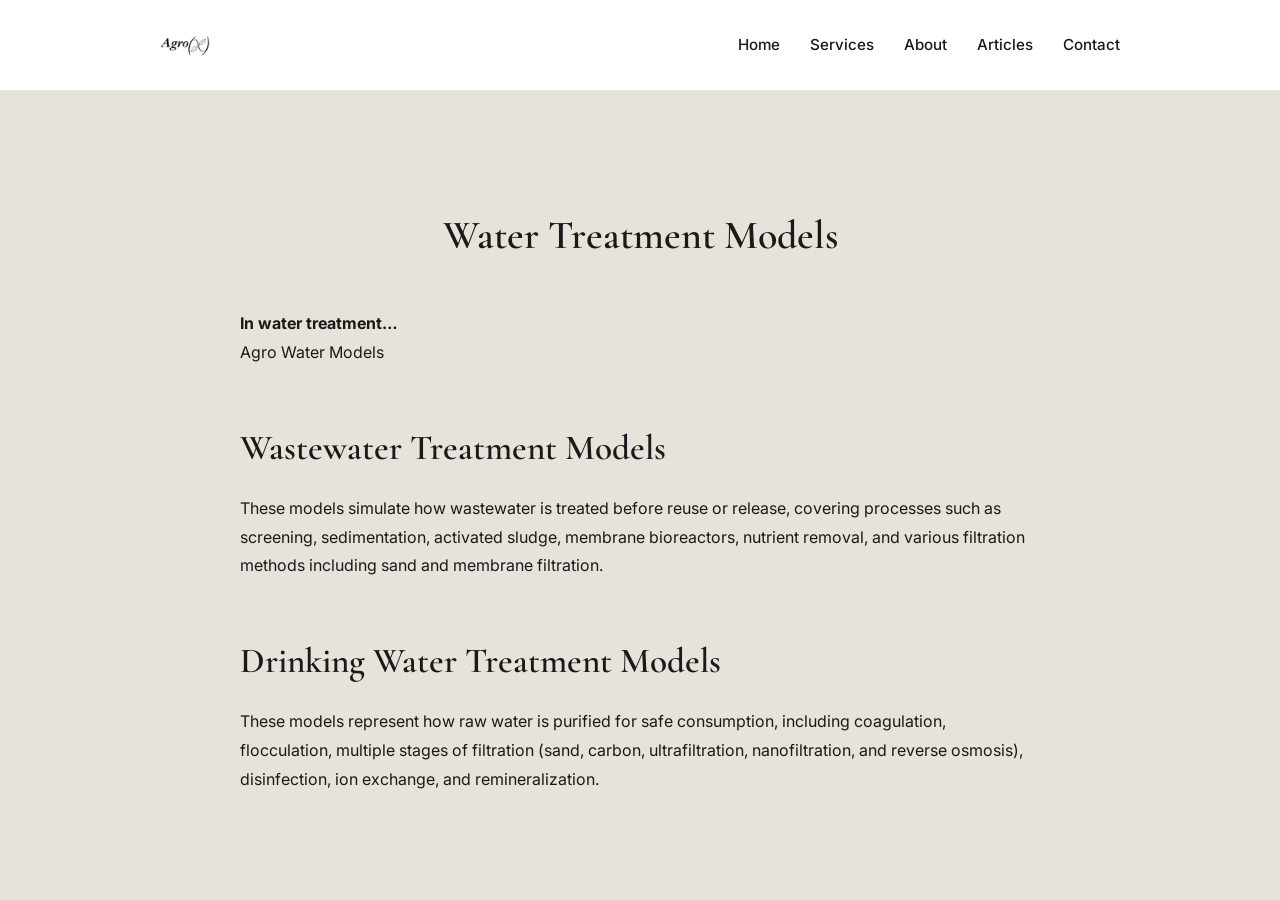
<file: water-treatment-models.html>
<!doctype html>
<html lang="en">
<head>
  <meta charset="utf-8" />
  <meta name="viewport" content="width=device-width, initial-scale=1" />
  <title>Water Treatment Models | Agro Models (Private) Limited</title>
  <meta name="description" content="Water treatment modeling services by Agro Models (Private) Limited." />

  <link rel="preconnect" href="https://fonts.googleapis.com">
  <link rel="preconnect" href="https://fonts.gstatic.com" crossorigin>
  <link href="https://fonts.googleapis.com/css2?family=Cormorant+Garamond:wght@300;400;500;600&family=Inter:wght@300;400;500&display=swap" rel="stylesheet">

  <link rel="stylesheet" href="assets/css/styles.css" />
</head>
<body>
  <header class="topbar">
    <div class="topbar__inner">
      <a class="brand" href="index.html" aria-label="Agro Models Home">
        <img class="brand__logo" src="assets/logo.png" alt="Agro Models logo">
      </a>

      <nav id="siteNav" class="nav">
        <a class="nav__link" href="index.html">Home</a>
        <a class="nav__link" href="index.html#services">Services</a>
        <a class="nav__link" href="index.html#about">About</a>
        <a class="nav__link" href="index.html#articles">Articles</a>
        <a class="nav__link" href="index.html#contact">Contact</a>
      </nav>
    </div>
  </header>

  <main class="section">
    <h1 class="sectionTitle">Water Treatment Models</h1>

    <div class="prose">
      <p><strong>In water treatment…</strong><br>
      Agro Water Models</p>

      <h2>Wastewater Treatment Models</h2>
      <p>These models simulate how wastewater is treated before reuse or release, covering processes such as screening, sedimentation, activated sludge, membrane bioreactors, nutrient removal, and various filtration methods including sand and membrane filtration.</p>

      <h2>Drinking Water Treatment Models</h2>
      <p>These models represent how raw water is purified for safe consumption, including coagulation, flocculation, multiple stages of filtration (sand, carbon, ultrafiltration, nanofiltration, and reverse osmosis), disinfection, ion exchange, and remineralization.</p>
    </div>
  </main>
</body>
</html>
</file>
<file: assets/css/styles.css>
:root {
  --color-bg: #e7e3da;
  --color-text: #1a1a1a;
  --color-primary: #2c5530;
  --color-accent: #d4a574;
  --max-width: 1000px;
  --spacing: 24px;
}

* {
  margin: 0;
  padding: 0;
  box-sizing: border-box;
}

html {
  scroll-behavior: smooth;
}

body {
  background: var(--color-bg);
  color: var(--color-text);
  font-family: 'Inter', sans-serif;
  line-height: 1.6;
  font-size: 22px;
}

/* Typography */
h1, h2, h3, h4, h5, h6 {
  font-family: 'Cormorant Garamond', serif;
  font-weight: 600;
  line-height: 1.2;
  margin-bottom: 20px;
  margin-top: 40px;
}

h1 {
  font-size: 3.5rem;
}

h2 {
  font-size: 2.2rem;
  margin-top: 60px;
}

h3 {
  font-size: 1.5rem;
  margin-top: 40px;
}

p {
  margin-bottom: 16px;
  font-size: 1rem;
  line-height: 1.8;
}

a {
  color: var(--color-primary);
  text-decoration: none;
  transition: all 0.3s ease;
}

a:hover {
  color: var(--color-accent);
  text-decoration: underline;
}

/* Header */
.topbar {
  background: white;
  border-bottom: 1px solid rgba(0, 0, 0, 0.1);
  position: sticky;
  top: 0;
  z-index: 1000;
  padding: 20px 0;
}

.topbar__inner {
  max-width: var(--max-width);
  margin: 0 auto;
  display: flex;
  justify-content: space-between;
  align-items: center;
  padding: 0 20px;
}

.brand {
  display: flex;
  align-items: center;
  gap: 10px;
}

.brand__logo {
  height: 50px;
  width: auto;
}

/* Navigation */
.nav {
  display: flex;
  gap: 30px;
  align-items: center;
}

.nav__link {
  display: flex;
  align-items: center;
  gap: 8px;
  font-size: 0.95rem;
  color: var(--color-text);
  font-weight: 500;
  transition: all 0.3s ease;
}

.nav__link:hover {
  color: var(--color-primary);
}

.nav__dot {
  width: 8px;
  height: 8px;
  background: var(--color-accent);
  border-radius: 50%;
}

/* Mobile Menu Toggle */
.navToggle {
  display: none;
  flex-direction: column;
  gap: 6px;
  background: none;
  border: none;
  cursor: pointer;
  padding: 8px;
}

.navToggle__line {
  width: 24px;
  height: 3px;
  background: var(--color-text);
  transition: all 0.3s ease;
}

/* Main Content */
main {
  width: 100%;
}

.section {
  padding: 80px 20px;
  max-width: var(--max-width);
  margin: 0 auto;
  width: 100%;
}

.section--tightTop {
  padding-top: 40px;
}

/* Hero */
.hero {
  background: linear-gradient(135deg, var(--color-primary) 0%, #1a3d1e 100%);
  padding: 120px 20px;
  text-align: center;
  color: white;
}

.heroCard {
  position: relative;
  display: flex;
  align-items: center;
  justify-content: center;
  min-height: 400px;
}

.heroCard__content {
  position: relative;
  z-index: 2;
  text-align: center;
  max-width: 800px;
}

.heroTitle {
  font-size: 4rem;
  color: white;
  margin-bottom: 20px;
  font-weight: 600;
}

.heroSubtitle {
  font-size: 1.3rem;
  color: rgba(255, 255, 255, 0.95);
  line-height: 1.6;
}

/* Typography Utilities */
.prose {
  max-width: 800px;
  margin: 0 auto;
  font-size: 1.05rem;
  line-height: 1.8;
}

.prose p {
  margin-bottom: 20px;
}

.prose h2 {
  margin-top: 60px;
  margin-bottom: 25px;
}

.prose h3 {
  margin-top: 40px;
  margin-bottom: 20px;
}

.prose ul, .prose ol {
  margin: 20px 0 20px 30px;
  line-height: 1.8;
}

.prose li {
  margin-bottom: 12px;
}

.sectionTitle {
  text-align: center;
  font-size: 2.5rem;
  margin-bottom: 50px;
}

.sectionTitle--left {
  text-align: left;
}

.lead {
  font-size: 1.2rem;
  font-weight: 500;
  color: var(--color-primary);
  margin-bottom: 30px;
}

.smallLead {
  font-size: 1.05rem;
  line-height: 1.8;
  color: #555;
}

.bigTitle {
  font-size: 2.5rem;
  margin-bottom: 30px;
}

/* Services Grid */
.services {
  display: grid;
  grid-template-columns: repeat(auto-fit, minmax(300px, 1fr));
  gap: 40px;
  margin-bottom: 60px;
}

.serviceCard {
  background: white;
  border-radius: 8px;
  overflow: hidden;
  box-shadow: 0 2px 8px rgba(0, 0, 0, 0.1);
  transition: transform 0.3s ease, box-shadow 0.3s ease;
  display: flex;
  flex-direction: column;
}

.serviceCard:hover {
  transform: translateY(-8px);
  box-shadow: 0 8px 16px rgba(0, 0, 0, 0.15);
}

.serviceCard__img {
  width: 100%;
  height: 250px;
  object-fit: cover;
  display: block;
}

.serviceCard__title {
  padding: 20px;
  text-align: center;
}

.serviceCard__title a {
  color: var(--color-primary);
  font-size: 1.2rem;
  font-weight: 600;
}

.serviceCard__title a:hover {
  color: var(--color-accent);
}

/* Two Column Layout */
.twoCol {
  display: grid;
  grid-template-columns: 1fr 1fr;
  gap: 60px;
  align-items: start;
}

.twoCol__left {
  display: flex;
  flex-direction: column;
  justify-content: flex-start;
}

.twoCol__right {
  display: flex;
  flex-direction: column;
}

.logoLarge {
  margin: 40px 0;
}

.logoLarge img {
  max-width: 300px;
  width: 100%;
  height: auto;
}

/* Forms */
.form {
  display: flex;
  flex-direction: column;
  gap: 20px;
}

.formRow {
  display: grid;
  grid-template-columns: 1fr;
  gap: 20px;
}

.formRow--two {
  grid-template-columns: 1fr 1fr;
}

.field {
  display: flex;
  flex-direction: column;
  gap: 8px;
}

.field label {
  font-weight: 600;
  font-size: 0.95rem;
}

.field input,
.field textarea {
  padding: 12px;
  border: 1px solid #ccc;
  border-radius: 4px;
  font-family: inherit;
  font-size: 1rem;
  transition: all 0.3s ease;
}

.field input:focus,
.field textarea:focus {
  outline: none;
  border-color: var(--color-primary);
  box-shadow: 0 0 0 3px rgba(44, 85, 48, 0.1);
}

.checkbox {
  display: flex;
  align-items: center;
  gap: 10px;
  cursor: pointer;
  font-size: 0.95rem;
}

.checkbox input {
  width: 18px;
  height: 18px;
  cursor: pointer;
}

.help {
  font-size: 0.85rem;
  color: #666;
  margin-top: -5px;
}

.req {
  color: #999;
  font-size: 0.85rem;
  font-weight: normal;
}

.formNote {
  font-size: 0.85rem;
  color: #666;
  margin-top: 10px;
}

/* Buttons */
.btn {
  display: inline-block;
  background: var(--color-primary);
  color: white;
  padding: 14px 40px;
  border-radius: 4px;
  font-weight: 600;
  text-align: center;
  cursor: pointer;
  border: none;
  font-size: 1rem;
  transition: all 0.3s ease;
  text-decoration: none;
}

.btn:hover {
  background: #1f3f22;
  color: white;
  text-decoration: none;
  transform: translateY(-2px);
  box-shadow: 0 4px 8px rgba(0, 0, 0, 0.2);
}

.btn--wide {
  width: 100%;
  max-width: 300px;
}

/* About Section */
.aboutRow {
  display: grid;
  grid-template-columns: 300px 1fr;
  gap: 60px;
  align-items: center;
}

.aboutRow__logo {
  text-align: center;
}

.aboutRow__logo img {
  max-width: 100%;
  height: auto;
}

.aboutRow__text {
  flex: 1;
}

/* Article Page */
.article-content {
  max-width: 900px;
  margin: 0 auto;
}

.article-date {
  font-size: 0.85rem;
  color: #999;
  text-transform: uppercase;
  letter-spacing: 1px;
  margin-bottom: 10px;
}

.article-card {
  background: white;
  padding: 30px;
  border-radius: 8px;
  box-shadow: 0 2px 8px rgba(0, 0, 0, 0.1);
  margin-bottom: 30px;
}

.article-card h3 {
  margin-top: 0;
  margin-bottom: 15px;
}

.article-card p {
  margin-bottom: 15px;
  color: #555;
}

.article-card a {
  font-weight: 600;
  color: var(--color-primary);
}

/* Footer */
.footer {
  display: grid;
  grid-template-columns: 1fr 2fr;
  gap: 60px;
  padding-top: 40px;
  border-top: 1px solid rgba(0, 0, 0, 0.1);
}

.footer__brand {
  font-size: 1.1rem;
  font-weight: 600;
  color: var(--color-primary);
}

.footer__right {
  display: grid;
  grid-template-columns: 1fr 1fr;
  gap: 60px;
}

.footerCol__title {
  font-weight: 600;
  margin-bottom: 15px;
  font-size: 1rem;
}

.footerCol__text {
  font-size: 0.95rem;
  line-height: 1.8;
  color: #555;
}

.footerCol__text a {
  display: block;
  color: var(--color-primary);
  font-weight: 500;
}

.footerCol__text a:hover {
  color: var(--color-accent);
}

.socialTile {
  margin: 60px 0;
  border-radius: 8px;
  overflow: hidden;
  box-shadow: 0 4px 12px rgba(0, 0, 0, 0.1);
}

.socialTile img {
  width: 100%;
  height: auto;
  display: block;
}

/* Responsive Design */
@media (max-width: 768px) {
  .nav {
    display: none;
    position: absolute;
    top: 100%;
    left: 0;
    right: 0;
    flex-direction: column;
    background: white;
    padding: 20px;
    gap: 15px;
    border-bottom: 1px solid rgba(0, 0, 0, 0.1);
  }

  .nav.active {
    display: flex;
  }

  .navToggle {
    display: flex;
  }

  .topbar__inner {
    flex-wrap: wrap;
  }

  .section {
    padding: 40px 20px;
  }

  .twoCol {
    grid-template-columns: 1fr;
    gap: 40px;
  }

  .formRow--two {
    grid-template-columns: 1fr;
  }

  .aboutRow {
    grid-template-columns: 1fr;
    gap: 30px;
  }

  .heroTitle {
    font-size: 2.5rem;
  }

  h1 {
    font-size: 2.5rem;
  }

  h2 {
    font-size: 1.8rem;
  }

  .sectionTitle {
    font-size: 2rem;
  }

  .footer {
    grid-template-columns: 1fr;
    gap: 40px;
  }

  .footer__right {
    grid-template-columns: 1fr;
  }

  .services {
    grid-template-columns: 1fr;
    gap: 30px;
  }
}

@media (max-width: 480px) {
  .heroTitle {
    font-size: 1.8rem;
  }

  h1 {
    font-size: 1.8rem;
  }

  h2 {
    font-size: 1.3rem;
  }

  .sectionTitle {
    font-size: 1.5rem;
  }

  .section {
    padding: 30px 15px;
  }

  .services {
    grid-template-columns: 1fr;
  }
}
</file>
